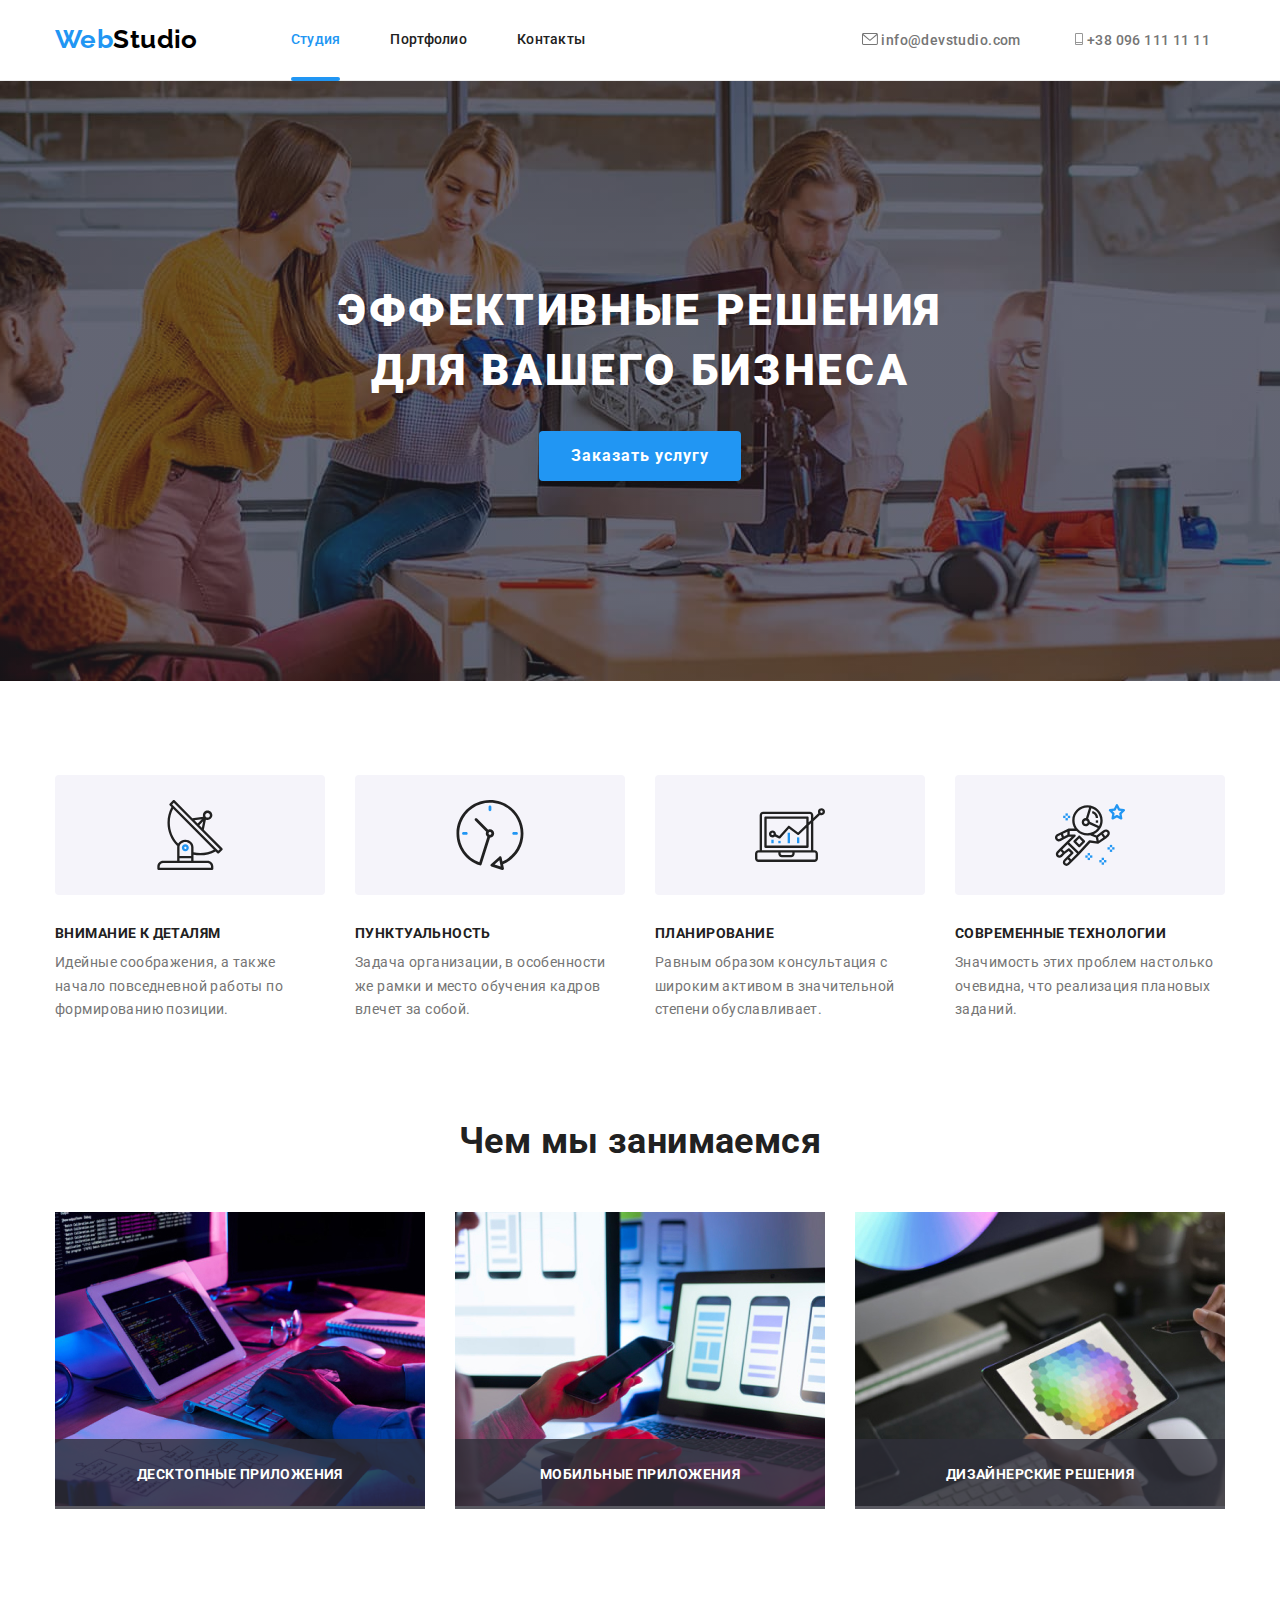
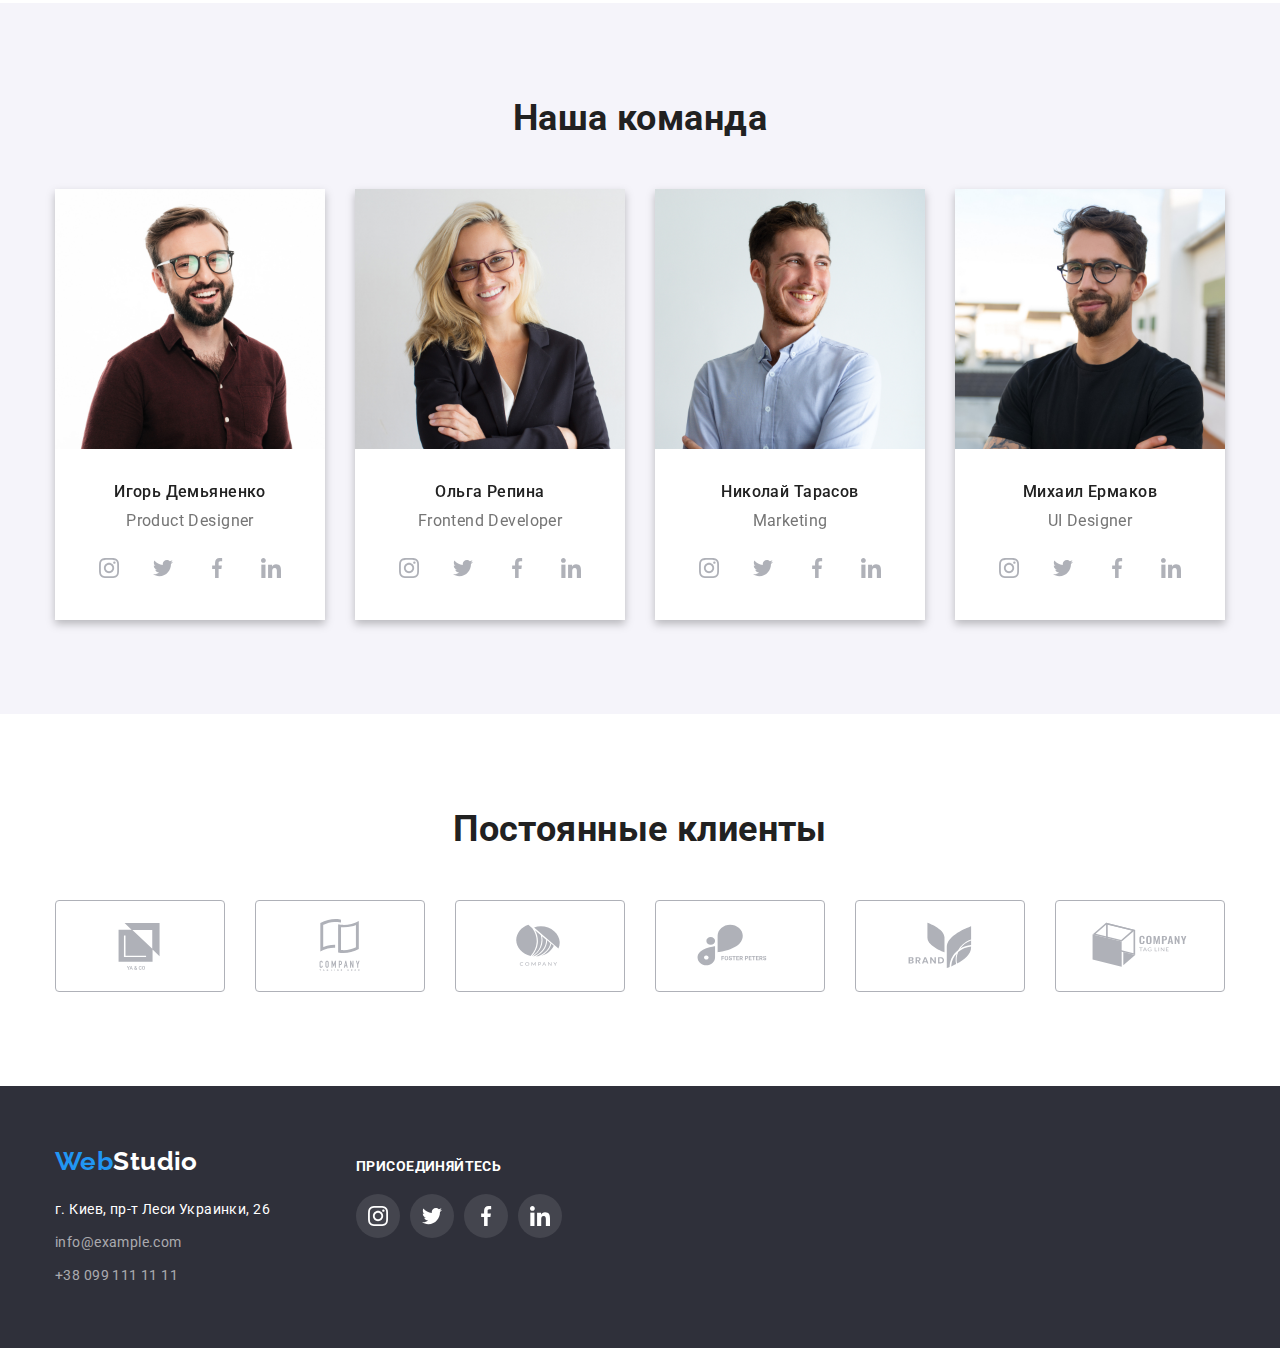
<file: index.html>
<!DOCTYPE html>
<html lang="ru">
<head>
    <meta charset="UTF-8">
    <meta http-equiv="X-UA-Compatible" content="IE=edge">
    <meta name="viewport" content="width=device-width, initial-scale=1.0">
    <link rel="preconnect" href="https://fonts.googleapis.com">
    <link rel="preconnect" href="https://fonts.gstatic.com" crossorigin>
    <link href="https://fonts.googleapis.com/css2?family=Montserrat:wght@400;700&family=Raleway:wght@700&family=Roboto:wght@400;500;700;900&display=swap" rel="stylesheet">
    <title>Студия</title>
    <link rel="stylesheet" href="https://cdnjs.cloudflare.com/ajax/libs/modern-normalize/1.1.0/modern-normalize.min.css" integrity="sha512-wpPYUAdjBVSE4KJnH1VR1HeZfpl1ub8YT/NKx4PuQ5NmX2tKuGu6U/JRp5y+Y8XG2tV+wKQpNHVUX03MfMFn9Q==" crossorigin="anonymous" referrerpolicy="no-referrer" />
    <link href="./CSS/Styles.css" rel="stylesheet" type="text/css">
</head>
<body>

    <header class="header"> 
        <div class="container">
            <nav class="header-nav"> 
                <a class="header-logo link" href="./index.html">
                    <span class="logo-span">Web</span>Studio
                </a>

                <ul class="header-list list">
                    <li class="header-it current"><a href="./index.html" class="header-item curent link" >Студия</a> </li>
                    <li class="header-it"><a href="portfolio.html" class="header-item link">Портфолио</a> </li>
                    <li class="header-it"><a href="#contacts" class="header-item link">Контакты</a> </li>
                </ul>
            </nav>

                <ul class="header-link list"> 
                    <li>
                       
                        <a href="mailto:info@devstudio.com" class="link mail">  
                            <svg class="icon" width="16" height="12">
                            <use class="icon-hager" href="./img/symbol-defs.svg#icon-mail"></use>
                            </svg> info@devstudio.com
                        </a>
                    </li>

                    <li><a href="tel:+380961111111" class="link tel"> 
                        <svg class="icon" width="16" height="12">
                        <use class="icon-hager" href="./img/symbol-defs.svg#icon-tel"></use>
                        </svg>+38 096 111 11 11
                        </a>
                    </li>
                </ul>
        </div>
    </header>
    <main>
        <section class="hero">
                <div class="container">
                
                    <h1 class="hero-h1">Эффективные решения<br> для вашего бизнеса</h1>

                    <button data-modal-open type="button" class="hero-btn"> 
                            Заказать услугу
                    </button>
                    <div class="backdrop is-hidden" data-modal>
                        <div class="modal"> 
                           
                          <baton data-modal-close class="btn-close"> 
                            <svg class="icon-close" width="18" height="18"> 
                                <use href="./img/symbol-defs.svg#icon-close-black-18dp-2-1-1"></use>
                            </svg>
                          </baton>  
                        </div>
                    </div>
                </div>
        </section>

    
        <section class="benefits-section"> 
            <div class="container">   
                <h2 class="visually-hidden">Наши преимущества</h2>
                <ul class="benefiits-list list">
                    <li class="benefits-item"> 
                        <div class="icon-grey">
                            <svg class="benefits-icon">
                            <use href="./img/symbol-defs.svg#icon-antenna" width="70" height="70"></use>
                            </svg>
                        </div>
                        <h3 class="benefits-title">Внимание к деталям</h3> 
                        <p class="benefits-text">Идейные соображения, а также начало повседневной работы по формированию позиции.</p>
                    </li>
                    <li class="benefits-item">
                        <div class="icon-grey">
                            <svg class="benefits-icon">
                            <use href="./img/symbol-defs.svg#icon-clock" width="70" height="70"></use>
                            </svg>
                        </div>
                        <h3 class="benefits-title">Пунктуальность</h3> 
                        <p class="benefits-text">Задача организации, в особенности же рамки и место обучения кадров влечет за собой.</p>
                    </li>
                    <li class="benefits-item"> 
                        <div class="icon-grey">
                            <svg class="benefits-icon">
                            <use href="./img/symbol-defs.svg#icon-diagram" width="70" height="70"></use>
                            </svg>
                        </div>
                        <h3 class="benefits-title">Планирование</h3>
                        <p class="benefits-text">Равным образом консультация с широким активом в значительной степени обуславливает.</p>
                    </li>
                    <li class="benefits-item">
                        <div class="icon-grey">
                            <svg class="benefits-icon">
                            <use href="./img/symbol-defs.svg#icon-astronaut-cosmo" width="70" height="70"></use>
                            </svg>
                        </div>
                        <h3 class="benefits-title">Современные технологии</h3> 
                        <p class="benefits-text">Значимость этих проблем настолько очевидна, что реализация плановых заданий.</p>
                    </li>
                </ul>
            </div>
        </section>
        <section class="pictures-section">
            <div class="container">
                <h2 class="pictures-title title-down">Чем мы занимаемся</h2>
                <ul class="pictures-list list">
                    <li class="benefits-img-fon">
                        <img src="./img/верстка.jpg" class="pictures" alt="делает верстку на компьютере" width="370" /> 
                        <p class="benefits-img-text">Десктопные приложения</p>
                    </li>
                    <li class="benefits-img-fon">
                        <img src="./img/дизайн.jpg" class="pictures" alt="создает дизайн макета" width="370" />
                        <p class="benefits-img-text">Мобильные приложения</p>
                    </li>
                    <li class="benefits-img-fon">
                        <img src="./img/цвета.jpg" class="pictures" alt="выбирает цвета на палитре планшета" width="370" />
                        <p class="benefits-img-text">Дизайнерские решения</p>
                    </li>
                </ul>
            </div>
         </section>
        <section class="team-section">
            <div class="container">
                <h2 class="team-title-list title-down">Наша команда</h2>
                <ul class="team-list list">
                    <li class="team-item"><img src="./img/ИгорьДемьяненко.jpg" class="pictures-team" alt="Игорь Демьяненко проджект менеджер" width="270" />
                        <h3 class="team-title">Игорь Демьяненко</h3>
                        <p class="team-text">Product Designer</p>
                        <ul class="team-soc-list list">
                            <li class="team-icon-item">
                                <a href="" class="team-icon-link link"> 
                                    <svg class="icon-soc" width="20" height="20"> 
                                        <use href="./img/symbol-defs.svg#icon-instagram"></use>
                                    </svg>
                                </a>
                            </li>
                            <li class="team-icon-item">
                                <a href="" class="team-icon-link">
                                    <svg class="icon-soc" width="20" height="20"> 
                                     <use href="./img/symbol-defs.svg#icon-twitter"></use>
                                    </svg>
                                </a>
                            </li>
                            <li class="team-icon-item">
                                <a href="" class="team-icon-link">
                                    <svg class="icon-soc" width="20" height="20"> 
                                        <use href="./img/symbol-defs.svg#icon-facebook"></use>
                                    </svg>
                                </a>
                            </li>
                            <li class="team-icon-item">
                                <a href="" class="team-icon-link">
                                    <svg class="icon-soc" width="20" height="20"> 
                                        <use href="./img/symbol-defs.svg#icon-linkedin"></use>
                                    </svg>
                                </a>
                            </li>
                        </ul>
                    </li>
                    <li class="team-item"><img src="./img/ОльгаРепина.jpg"  class="pictures-team" alt="Ольга Репина Фронтєнд девелопер" width="270" />
                        <h3 class="team-title">Ольга Репина</h3>
                        <p class="team-text">Frontend Developer</p>
                        <ul class="team-soc-list list">
                            <li class="team-icon-item">
                                <a href="" class="team-icon-link link"> 
                                    <svg class="icon-soc" width="20" height="20"> 
                                        <use href="./img/symbol-defs.svg#icon-instagram"></use>
                                    </svg>
                                </a>
                            </li>
                            <li class="team-icon-item">
                                <a href="" class="team-icon-link">
                                    <svg class="icon-soc" width="20" height="20"> 
                                     <use href="./img/symbol-defs.svg#icon-twitter"></use>
                                    </svg>
                                </a>
                            </li>
                            <li class="team-icon-item">
                                <a href="" class="team-icon-link">
                                    <svg class="icon-soc" width="20" height="20"> 
                                        <use href="./img/symbol-defs.svg#icon-facebook"></use>
                                    </svg>
                                </a>
                            </li>
                            <li class="team-icon-item">
                                <a href="" class="team-icon-link">
                                    <svg class="icon-soc" width="20" height="20"> 
                                        <use href="./img/symbol-defs.svg#icon-linkedin"></use>
                                    </svg>
                                </a>
                            </li>
                        </ul>
                    </li>
                    <li class="team-item"><img src="./img/НиколайТарасов.jpg" class="pictures-team" alt="Николай Тарасов маркетолог" width="270" />
                        <h3 class="team-title">Николай Тарасов</h3>
                        <p class="team-text">Marketing</p>
                        <ul class="team-soc-list list">
                            <li class="team-icon-item">
                                <a href="" class="team-icon-link link"> 
                                    <svg class="icon-soc" width="20" height="20"> 
                                        <use href="./img/symbol-defs.svg#icon-instagram"></use>
                                    </svg>
                                </a>
                            </li>
                            <li class="team-icon-item">
                                <a href="" class="team-icon-link">
                                    <svg class="icon-soc" width="20" height="20"> 
                                     <use href="./img/symbol-defs.svg#icon-twitter"></use>
                                    </svg>
                                </a>
                            </li>
                            <li class="team-icon-item">
                                <a href="" class="team-icon-link">
                                    <svg class="icon-soc" width="20" height="20"> 
                                        <use href="./img/symbol-defs.svg#icon-facebook"></use>
                                    </svg>
                                </a>
                            </li>
                            <li class="team-icon-item">
                                <a href="" class="team-icon-link">
                                    <svg class="icon-soc" width="20" height="20"> 
                                        <use href="./img/symbol-defs.svg#icon-linkedin"></use>
                                    </svg>
                                </a>
                            </li>
                        </ul>
                    </li>
                    <li class="team-item"><img src="./img/Михаил.jpg" class="pictures-team" alt="Михаил Ермаков дизайнер" width="270" />
                        <h3 class="team-title">Михаил Ермаков</h3>
                        <p class="team-text">UI Designer</p>
                        <ul class="team-soc-list list">
                            <li class="team-icon-item">
                                <a href="" class="team-icon-link link"> 
                                    <svg class="icon-soc" width="20" height="20"> 
                                        <use href="./img/symbol-defs.svg#icon-instagram"></use>
                                    </svg>
                                </a>
                            </li>
                            <li class="team-icon-item">
                                <a href="" class="team-icon-link">
                                    <svg class="icon-soc" width="20" height="20"> 
                                     <use href="./img/symbol-defs.svg#icon-twitter"></use>
                                    </svg>
                                </a>
                            </li>
                            <li class="team-icon-item">
                                <a href="" class="team-icon-link">
                                    <svg class="icon-soc" width="20" height="20"> 
                                        <use href="./img/symbol-defs.svg#icon-facebook"></use>
                                    </svg>
                                </a>
                            </li>
                            <li class="team-icon-item">
                                <a href="" class="team-icon-link">
                                    <svg class="icon-soc" width="20" height="20"> 
                                        <use href="./img/symbol-defs.svg#icon-linkedin"></use>
                                    </svg>
                                </a>
                            </li>
                        </ul>
                    </li>
                </ul>
            </div>
        </section>

        <section class="clients">
            <h2 class="clients-title title-down">Постоянные клиенты</h2>
            <ul class="clients-icon-list list">
                <li class="clients-icon-item">
                    <a href="" class="clients-icon-link link">
                        <svg class="icon-clients" width="160" height="60"> 
                            <use href="./img/symbol-defs.svg#icon-Logologo1"></use>
                        </svg>
                    </a>
                </li>
                <li class="clients-icon-item">
                    <a href="" class="clients-icon-link link">
                        <svg class="icon-clients" width="160" height="60"> 
                            <use href="./img/symbol-defs.svg#icon-Logologo2"></use>
                        </svg>
                    </a>
                </li>
                <li class="clients-icon-item">
                    <a href="" class="clients-icon-link link">
                        <svg class="icon-clients" width="160" height="60"> 
                            <use href="./img/symbol-defs.svg#icon-Logologo3"></use>
                        </svg>
                    </a>
                </li>
                <li class="clients-icon-item">
                    <a href="" class="clients-icon-link">
                        <svg class="icon-clients link" width="160" height="60"> 
                            <use href="./img/symbol-defs.svg#icon-Logologo4"></use>
                        </svg>
                    </a>
                </li>
                <li class="clients-icon-item">
                    <a href="" class="clients-icon-link link">
                        <svg class="icon-clients" width="160" height="60"> 
                            <use href="./img/symbol-defs.svg#icon-Logologo5"></use>
                        </svg>
                    </a>
                </li>
                <li class="clients-icon-item">
                    <a href="" class="clients-icon-link link">
                        <svg class="icon-clients" width="160" height="60"> 
                            <use href="./img/symbol-defs.svg#icon-Logologo6"></use>
                        </svg>
                    </a>
                </li>
            </ul>
        </section>

    </main>
    
    <footer class="footer">
        <div class="container">
            <div class="f-contact">
                <a href="/" class="footer-logo link"><span class="logo-span">Web</span>Studio </a>
                <address id="contacts">
                    <ul class="footer-list list">
                        <li class="footer-item"><p class="footer-address">г. Киев, пр-т Леси Украинки, 26</p></li>
                        <li class="footer-item"><a href="mailtoo:info@example.com" class="footer-mail link">info@example.com</a></li>
                        <li><a href="tel:+380991111111" class="fotter-tel link">+38 099 111 11 11</a></li>
                    </ul>
                </address>
            </div>
            <div class="f-icon">
                <h2 class="footer-title">присоединяйтесь</h2>
                <ul class="footer-soc-list list">
                    <li class="footer-icon-item">
                        <a href="" class="footer-icon-link link"> 
                            <svg class="footer-icon-soc" width="20" height="20"> 
                                <use href="./img/symbol-defs.svg#icon-instagram"></use>
                            </svg>
                        </a>
                    </li>
                    <li class="footer-icon-item">
                        <a href="" class="footer-icon-link">
                            <svg class="footer-icon-soc" width="20" height="20"> 
                             <use href="./img/symbol-defs.svg#icon-twitter"></use>
                            </svg>
                        </a>
                    </li>
                    <li class="footer-icon-item">
                        <a href="" class="footer-icon-link">
                            <svg class="footer-icon-soc" width="20" height="20"> 
                                <use href="./img/symbol-defs.svg#icon-facebook"></use>
                            </svg>
                        </a>
                    </li>
                    <li class="footer-icon-item">
                        <a href="" class="footer-icon-link">
                            <svg class="footer-icon-soc" width="20" height="20"> 
                                <use href="./img/symbol-defs.svg#icon-linkedin"></use>
                            </svg>
                        </a>
                    </li>
                </ul>
            
           
            </div>
        </div>

    </footer>
        
   


    <script src="./js/modal.js"></script>
</body>
</html>
</file>
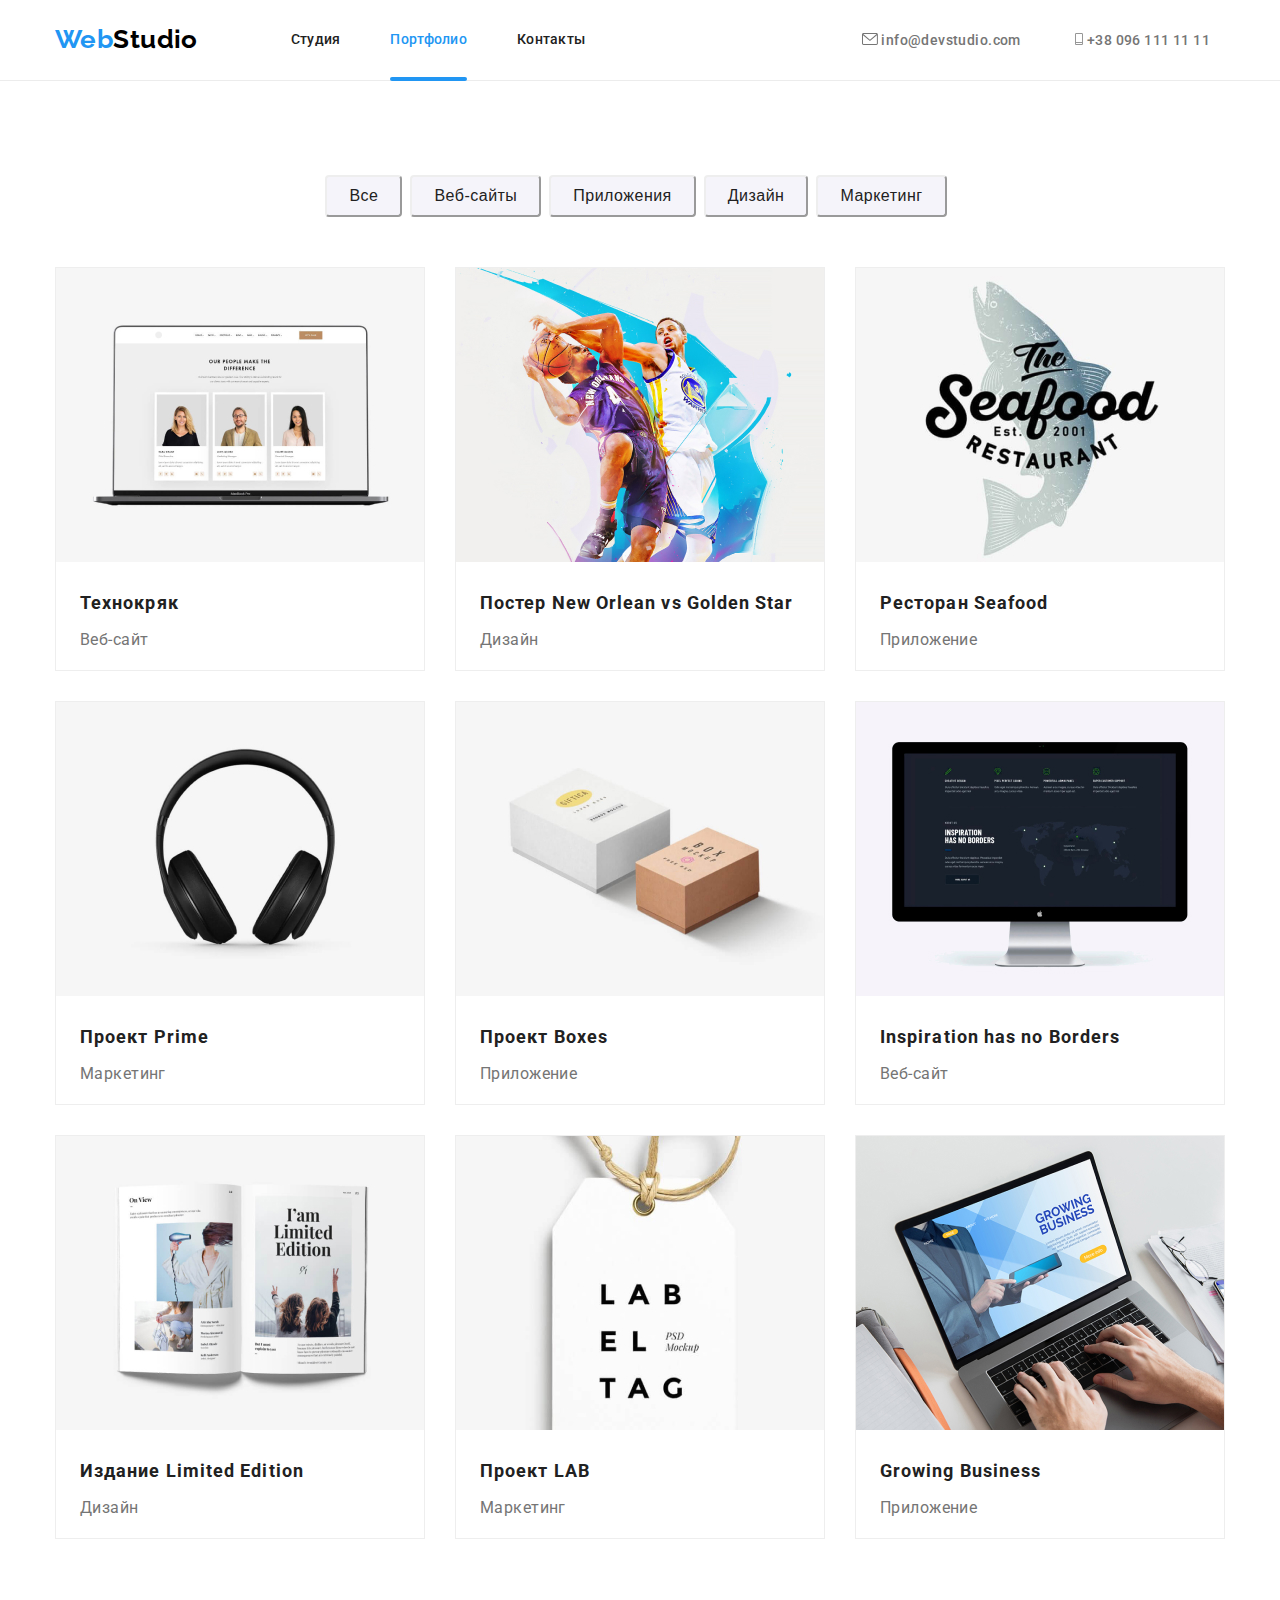
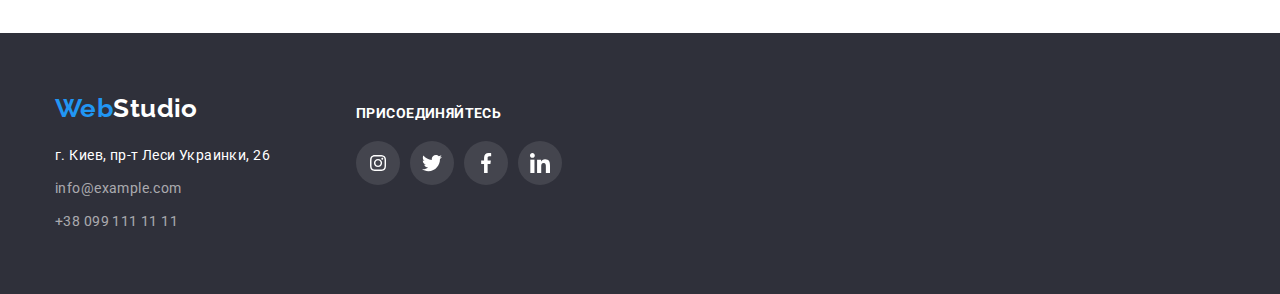
<file: portfolio.html>
<!DOCTYPE html>
<html lang="ru">
<head>
    <meta charset="UTF-8">
    <meta http-equiv="X-UA-Compatible" content="IE=edge">
    <meta name="viewport" content="width=device-width, initial-scale=1.0">
    <link rel="preconnect" href="https://fonts.googleapis.com">
    <link rel="preconnect" href="https://fonts.gstatic.com" crossorigin>
    <link href="https://fonts.googleapis.com/css2?family=Montserrat:wght@400;700&family=Raleway:wght@700&family=Roboto:wght@400;500;700;900&display=swap" rel="stylesheet">
    <title>Студия</title>
    <link rel="stylesheet" href="https://cdnjs.cloudflare.com/ajax/libs/modern-normalize/1.1.0/modern-normalize.min.css" integrity="sha512-wpPYUAdjBVSE4KJnH1VR1HeZfpl1ub8YT/NKx4PuQ5NmX2tKuGu6U/JRp5y+Y8XG2tV+wKQpNHVUX03MfMFn9Q==" crossorigin="anonymous" referrerpolicy="no-referrer" />
    <link href="./CSS/Styles.css" rel="stylesheet" type="text/css">
</head>
<body>

    <header class="header"> 
        <div class="container">
            <nav class="header-nav"> 
                <a class="header-logo link" href="./index.html">
                    <span class="logo-span">Web</span>Studio
                </a>

                <ul class="header-list list">
                    <li class="header-it "><a href="./index.html" class="header-item link" >Студия</a> </li>
                    <li class="header-it current"><a href="./portfolio.html" class="header-item curent link">Портфолио</a> </li>
                    <li class="header-it"><a href="#contacts" class="header-item link">Контакты</a> </li>
                </ul>
            </nav>

            <ul class="header-link list"> 
                <li>
                   
                    <a href="mailto:info@devstudio.com" class="link mail">  
                        <svg class="icon" width="16" height="12">
                        <use class="icon-hager" href="./img/symbol-defs.svg#icon-mail"></use>
                        </svg> info@devstudio.com
                    </a>
                </li>

                <li><a href="tel:+380961111111" class="link tel"> 
                    <svg class="icon" width="16" height="12">
                    <use class="icon-hager" href="./img/symbol-defs.svg#icon-tel"></use>
                    </svg>+38 096 111 11 11
                    </a>
                </li>
            </ul>
        </div>
       
    </header>

    <main>
        

        <section class="work">
            <div class="container">
                <ul class="filtr-list list">
                    <li сlass="filtr-item"><button type="button" class="filtr-btn"> Все </button></li>
                    <li сlass="filtr-item "><button type="button" class="filtr-btn"> Веб-сайты </button></li>
                    <li сlass="filtr-item"><button type="button" class="filtr-btn"> Приложения </button></li>
                    <li сlass="filtr-item"><button type="button" class="filtr-btn"> Дизайн </button></li>
                    <li сlass="filtr-item"><button type="button" class="filtr-btn"> Маркетинг </button></li>
                </ul>
            </div>

        
            <h1 class="visually-hidden" >Примеры работ</h1>

            <div class="container">
                
                <ul class="work-list list">
                    <li class="work-item"> 
                        <a href=" " class="work-link link">
                        <div class="work-down">
                            <img src="./img/портфолио/технокряк.jpg" alt="веб-сайт на компьютере" width="370" height="294" />
                             <p class="work-two-text"> Ресурс предлагает комплексные предложения с разным уровнем функционала и сервисов. Все это позволит посетителю получить исчерпывающие сведения о компании или частном лице.</p>
                        </div>
                        <div class="work-paragraf">
                            <h2 class="work-title">Технокряк</h2>
                            <p class="work-text">Веб-сайт</p>
                        </div> 
                        </a>
                    </li>

                    <li class="work-item">
                        <a href=" " class="work-link link">
                        <div class="work-down">
                            <img src="./img/портфолио/постер.jpg" alt="постер с изображением баскетболистов" width="370" height="294" />
                            <p class="work-two-text"> Ресурс предлагает комплексные предложения с разным уровнем функционала и сервисов. Все это позволит посетителю получить исчерпывающие сведения о компании или частном лице.</p>
                        </div>
                        <div class="work-paragraf">
                            <h2 class="work-title">Постер New Orlean vs Golden Star</h2>
                            <p class="work-text">Дизайн</p> 
                        </div>
                        </a>
                    </li>

                    <li class="work-item">
                        <a href=" " class="work-link link">
                        <div class="work-down">
                        <img src="./img/портфолио/seafood.jpg" alt="логотип ресторана" width="370" height="294" />
                        <p class="work-two-text"> Ресурс предлагает комплексные предложения с разным уровнем функционала и сервисов. Все это позволит посетителю получить исчерпывающие сведения о компании или частном лице.</p>
                        </div>
                        <div class="work-paragraf"> 
                            <h2 class="work-title">Ресторан Seafood</h2>
                            <p class="work-text">Приложение</p>
                        </div> 
                         </a>
                    </li>
                    
                    <li class="work-item">
                        <a href=" " class="work-link link">
                        <div class="work-down">
                            <img src="./img/портфолио/prime.jpg" alt="" width="370" height="294" />
                            <p class="work-two-text"> Ресурс предлагает комплексные предложения с разным уровнем функционала и сервисов. Все это позволит посетителю получить исчерпывающие сведения о компании или частном лице.</p>
                       </div>
                        <div class="work-paragraf"> 
                            <h2 class="work-title">Проект Prime</h2>
                            <p class="work-text">Маркетинг</p>
                        </div>
                        </a>
                    </li>
                    
                    <li class="work-item">
                        <a href=" " class="work-link link">
                        <div class="work-down">
                            <img src="./img/портфолио/box.jpg" alt="две коробки с натписью" width="370" height="294" />
                            <p class="work-two-text"> Ресурс предлагает комплексные предложения с разным уровнем функционала и сервисов. Все это позволит посетителю получить исчерпывающие сведения о компании или частном лице.</p>
                       </div>
                        <div class="work-paragraf">
                            <h2 class="work-title">Проект Boxes</h2>
                            <p class="work-text">Приложение</p>
                        </div>
                        </a>
                    </li>
                    
                    <li class="work-item">
                        <a href=" " class="work-link link">
                        <div class="work-down">
                            <img src="./img/портфолио/borders.jpg" alt="компьютер" width="370" height="294" />
                            <p class="work-two-text"> Ресурс предлагает комплексные предложения с разным уровнем функционала и сервисов. Все это позволит посетителю получить исчерпывающие сведения о компании или частном лице.</p>
                        </div>
                        <div class="work-paragraf"> 
                            <h2 class="work-title">Inspiration has no Borders</h2>
                            <p class="work-text">Веб-сайт</p>
                        </div>
                        </a>
                    </li>
                    
                    <li class="work-item">
                        <a href=" " class="work-link link">
                        <div class="work-down">
                        <img src="./img/портфолио/limited-ediction.jpg" alt="журнал Limited Edition" width="370" height="294" />
                        <p class="work-two-text"> Ресурс предлагает комплексные предложения с разным уровнем функционала и сервисов. Все это позволит посетителю получить исчерпывающие сведения о компании или частном лице.</p>
                        </div>
                        <div class="work-paragraf">
                            <h2 class="work-title">Издание Limited Edition</h2>
                            <p class="work-text">Дизайн</p>
                        </div>
                        </a>
                    </li>
                    
                    <li class="work-item">
                        <a href=" " class="work-link link">
                        <div class="work-down">
                            <img src="./img/портфолио/lab.jpg" alt="ярлык с логотипом" width="370" height="294" />
                            <p class="work-two-text"> Ресурс предлагает комплексные предложения с разным уровнем функционала и сервисов. Все это позволит посетителю получить исчерпывающие сведения о компании или частном лице.</p>
                        </div>
                        <div class="work-paragraf">
                            <h2 class="work-title">Проект LAB</h2>
                            <p class="work-text">Маркетинг</p>
                        </div>
                        </a>
                    </li>
                    
                    <li class="work-item">
                        <a href=" " class="work-link link">
                        <div class="work-down">
                            <img src="./img/портфолио/groving.jpg" alt="открытый ноутбук" width="370" height="294" />
                            <p class="work-two-text"> Ресурс предлагает комплексные предложения с разным уровнем функционала и сервисов. Все это позволит посетителю получить исчерпывающие сведения о компании или частном лице.</p>
                        </div>
                        <div class="work-paragraf">
                            <h2 class="work-title">Growing Business</h2>
                            <p class="work-text">Приложение</p>
                        </div>
                        </a>
                    </li>
                </ul>
            </div>
       </section>
    </main>

    <footer class="footer">
        <div class="container">
            <div class="f-contact">
                <a href="/" class="footer-logo link"><span class="logo-span">Web</span>Studio </a>
                <address id="contacts">
                    <ul class="footer-list list">
                        <li class="footer-item"><p class="footer-address">г. Киев, пр-т Леси Украинки, 26</p></li>
                        <li class="footer-item"><a href="mailtoo:info@example.com" class="footer-mail link">info@example.com</a></li>
                        <li><a href="tel:+380991111111" class="fotter-tel link">+38 099 111 11 11</a></li>
                    </ul>
                </address>
            </div>
            <div class="f-icon">
                <h2 class="footer-title">присоединяйтесь</h2>
                <ul class="footer-soc-list list">
                    <li class="footer-icon-item">
                        <a href="" class="footer-icon-link link"> 
                            <svg class="footer-icon-soc" width="20" height="16"> 
                                <use href="./img/symbol-defs.svg#icon-instagram"></use>
                            </svg>
                        </a>
                    </li>
                    <li class="footer-icon-item">
                        <a href="" class="footer-icon-link">
                            <svg class="footer-icon-soc" width="20" height="20"> 
                             <use href="./img/symbol-defs.svg#icon-twitter"></use>
                            </svg>
                        </a>
                    </li>
                    <li class="footer-icon-item">
                        <a href="" class="footer-icon-link">
                            <svg class="footer-icon-soc" width="20" height="20"> 
                                <use href="./img/symbol-defs.svg#icon-facebook"></use>
                            </svg>
                        </a>
                    </li>
                    <li class="footer-icon-item">
                        <a href="" class="footer-icon-link">
                            <svg class="footer-icon-soc" width="20" height="20"> 
                                <use href="./img/symbol-defs.svg#icon-linkedin"></use>
                            </svg>
                        </a>
                    </li>
                </ul>
            
           
            </div>
        </div>

    </footer>
        
       

</body>
</html>
</file>
<file: CSS/Styles.css>
:root {
--accent-color: #2196F3;
--title-color: #212121;
--light-color: #FFFFFF;
--text-color: #757575;
--body-color: #E5E5E5;
--footer-color:#2F303A; 
--typical-margin: 94px;
}
* {
    margin: 0px;
    padding: 0px;
    box-sizing: border-box;
}

.container {
    width: 1200px;
    margin: 0 auto;
    padding-left: 15px;
    padding-right: 15px;
}

body {
    font-family: 'Roboto', sans-serif;
    background-color:var(--light-color);
    font-size: 14px;
    letter-spacing: 0.03em;
} 
.link {
    text-decoration: none;
} 
.list {
    list-style: none;
}
.current a {
    color: var(--accent-color);
}

/*------------HEDER------------*/

.header {
    background-color: var(--light-color);
    border-bottom: 1px solid #ECECEC;
}
.header .container {
  display: flex;   
}

.header-nav {
    display: flex;
    align-items: center;
    padding-top: 24px;
    padding-bottom: 25px;
}

.header-logo {

    font-family:'Raleway', sans-serif;
    font-weight: 700;
    font-size: 26px;
    line-height: 1.19;
    color: black;
  
}
.logo-span {
    color:var(--accent-color);
}
.header-list {
    display: flex;
    margin-left: 93px;
   
}
.header-it:not(:last-child) {
    margin-right: 50px;
}
.header-item {
    font-weight: 500;
    line-height: 1.14;
    letter-spacing: 0.02em;
    color: var(--title-color);
    transition: color 250ms ease;
    position: relative;
}
.header-item.curent::after {
    content:'';
    position: absolute;
    width: 100%;
    height: 4px;
    background-color: var(--accent-color);
    border-radius: 2px;
    left: 0;
    bottom: -34px;
}
.header-link {
    margin-left: auto;
    display: flex;
    padding-top: 32px;
    margin-right: 15px;
   
}

.mail {
    margin-right: 50px;

}
.tel, .mail {
    font-weight: 500;
    color:var(--text-color);
    transition: color 250ms ease;
}
.icon-hager {
   fill: currentColor;
}

.header-item:hover, .mail:hover, .header-item:focus, .mail:focus, .tel:hover,.tel:focus {
    color: var(--accent-color);
    fill: var(--accent-color);
}


/*----------------HERO---------------*/
.hero {
  background-color: var(--footer-color);
  background-image: linear-gradient(to right, rgba(47, 48, 58, 0.4), rgba(47, 48, 58, 0.4)), url(../img/hero.jpg);
  max-width: 1600 px;
  height: 600 px;
  background-size: cover;
  background-position: center;
  margin-left: auto;
  margin-right: auto; 
}
.hero .container{

    padding-top: 200px;
    padding-bottom: 200px;
  
}
.hero-h1 {
    font-family: 'Roboto';
    font-weight: 900;
    font-size: 44px;
    line-height: 1.36;

    text-align: center;
    letter-spacing: 0.06em;
    text-transform: uppercase;
    color: var(--light-color);
    margin-bottom: 30px;
    

}

.hero-btn {
    font-family: Roboto;
    font-weight: 700;
    font-size: 16px;
    line-height: 1.875;
    
    display: block;
    align-items: center;
    text-align: center;
    letter-spacing: 0.06em;
    background-color: var(--accent-color);
    color: var(--light-color);
    margin-top: 30px;
    margin: 0px auto;
   padding: 10px 32px;
   display: flex;
   box-shadow: 0px 4px 4px rgba(0, 0, 0, 0.15);
   border-radius: 4px; 
   border: none;
}

.hero-btn:hover, .hero-btn:focus {
    color: #8b8a8a;
    background-color: #0e7bd4;
}
.backdrop {
    width: 100%;
    height: 100%;
    position: fixed;
    background-color: rgba(0, 0, 0, 0.2);;
    top: 0;
    left: 0;
    transition: opacity 300ms, visibility 300ms;
}

.modal {
    width: 528px;
    min-height: 521px;
    background-color: #ffffff;
    box-shadow: 0px 1px 3px rgba(0, 0, 0, 0.12), 0px 1px 1px rgba(0, 0, 0, 0.14), 0px 2px 1px rgba(0, 0, 0, 0.2);
    border-radius: 4px;
    position: absolute;
    top: 50%;
    left: 50%;
    transform: translate(-50%, -50%) scale(1) rotate(0deg);
    transition: transform 300ms;
}

.btn-close {
    width: 30px;
    height: 30px;
    border-radius: 50%;
    background-color: transparent;
    border: 1px solid rgba(0, 0, 0, 0.1);
    position: absolute;
    top: 8px;
    right: 8px;
    justify-content: center;
    align-items: center;
    display: flex; 
}

.is-hidden {
    visibility: hidden;
    opacity: 0;
    pointer-events: none;
}

.backdrop.is-hidden .modal {
    transform: translate(0) scale(0) rotate(90deg);
}

/*-----BENEFITS-----*/

.visually-hidden {
    position: absolute;
    white-space: nowrap;
    width: 1px;
    height: 1px;
    overflow: hidden;
    border: 0;
    padding: 0;
    clip: rect(0 0 0 0);
    clip-path: inset(50%);
    margin: -1px;
}


.benefits-section {
    padding-top: 94px;
    padding-bottom: 47px;
}

.benefiits-list {
    display: flex;   
}

.benefits-item:not(:last-child) {
    margin-right: 30px;
    
}   
.benefits-icon {
    width: 70px;    
    height: 70px; 
   
}
.icon-grey {
    width: 270px;    
    height: 120px;
    border-radius: 4px;
    margin-bottom: 30px;
    background-color: #F5F4FA;
    display: flex;
    justify-content: center;
    align-items: center;
}
.benefits-item {
    width: 270px;    
    height: 251px;
}
.benefits-title {
    font-size: 14px;
    line-height: 16px;
    text-transform: uppercase;
    color: var(--title-color);
    padding-bottom: 10px;
}

.benefits-text {
    line-height: 1.71;
    color: var(--text-color);
}
.benefits-img-fon {
    position: relative;
    bottom: 0;

}

.benefits-img-text {
    position: absolute;
    font-weight: 700;
    font-size: 14px;
    line-height: 16px;
    text-align: center;
    letter-spacing: 0.03em;
    text-transform: uppercase;
    background-color: rgba(47, 48, 58, 0.8);
    width: 370px;
    height: 70px;
    transform: translateY(-100%);
    color: #FFFFFF;
    justify-content: center;
    align-items: center;
    display: flex;
}

/*-----PICTURES-----*/
.pictures-section {
    padding-top: 47px;
    padding-bottom: 94px;
}
.pictures-title {
    margin-bottom: 50px;
}
.title-down {
    font-weight: 700;
    font-size: 36px;
    line-height: 1.17;
    text-align: center;
    color: var(--title-color);
}
.pictures-list{
    display: flex;
}
.pictures  {
  margin-right: 30px;  

}

/*-----TEAM-----*/
.team-section {
   background-color: #F5F4FA;   
   padding-top: 94px;
   padding-bottom: 94px;
}
.team-title-list {
    margin-bottom: 50px;
}

.team-title {
    font-weight: 500;
    font-size: 16px;
    line-height: 1.19;
    text-align: center;
    color: var(--title-color);
    padding-top: 30px;
    padding-bottom: 10px;

    
}
.team-list {
    display: flex;

}

.team-text {
    font-size: 16px;
    line-height: 1.19;
    text-align: center;
    color: var(--text-color);
    padding-bottom: 16px;
}

.team-item {
    background-color: var(--light-color);
    filter: drop-shadow(0px 4px 4px rgba(0, 0, 0, 0.25));
}

.team-item:not(:last-child) {
    margin-right: 30px;
}
.team-soc-list {
    display: flex;
    justify-content: center;

}
.team-icon-item {
    width: 44px;
    height: 44px;
    margin-right: 10px;
    margin-bottom: 30px;
}
.team-icon-item:last-child {
    margin-right: 0;
}
.team-icon-link {
    width: 100%;
    height: 100%;
    background-color: #FFFFFF;
    border-radius: 50%;
    display: flex;
    justify-content: center;
    align-items: center;
    transition: background-color 250ms ease;
}
.team-icon-link:hover, .team-icon-link:focus {
    background-color:var(--accent-color);
}
.team-icon-link:hover .icon-soc,
.team-icon-link:focus .icon-soc {
    fill: #FFFFFF;
}
.icon-soc {
    fill: #AFB1B8;
    transition: fill 250ms ease;
 }

/* -----------CLIENTS----------- */

.clients {
    padding-top: 94px;
    padding-bottom: 94px;
}
.clients-title {
    margin-bottom: 50px;
}
.clients-icon-list {
    display: flex;
    justify-content: center;
}
.clients-icon-item {
    width: 170px;
    height: 92px;
    margin-right: 30px;
    
}
.clients-icon-item:last-child {
    margin-right: 0;
}

.clients-icon-link {
    width: 100%;
    height: 100%;
    align-items: center;
    justify-content: center;
    display: flex;
    border: 1px solid #AFB1B8;
    border-radius: 4px;
    transition: border-color 250ms ease;

    
}
.icon-clients {
    fill: #AFB1B8;
    transition: fill 250ms ease;
}

.clients-icon-link:hover, .clients-icon-link:focus {
    border-color:var(--accent-color);
}
.clients-icon-link:hover .icon-clients, 
.clients-icon-link:focus .icon-clients {
    fill: var(--accent-color);
}

/*-----FOOTER-----*/
.footer {
    background-color: var(--footer-color);
    padding-top: 60px;
    padding-bottom: 60px;  
}

.footer {
    font-style: normal;
    font-weight: 400;
    font-size: 14px;
    line-height: 1.71;
    letter-spacing: 0.03em;
}
.footer .container {
    display: flex;
}
.footer-logo {
    font-family:'Raleway', sans-serif;
    font-weight: 700;
    font-size: 26px;
    line-height: 1.19;
    color: var(--light-color);
}
.logo-span {
    color: var(--accent-color);
} 
    
.footer-address {
  
    color: var(--light-color);
    font-style: normal;
}

.footer-mail{
    color: rgba(255, 255, 255, 0.6);
    font-style: normal;
    transition: color 250ms ease;
}
.fotter-tel{
    color: rgba(255, 255, 255, 0.6);
    font-style: normal;
    transition: color 250ms ease;
}
.footer-mail:hover, .footer-mail:focus, .fotter-tel:hover, .fotter-tel:focus{
    color: var(--accent-color);
}
.footer-list {
    width: 231px;
    padding-top: 20px;
}
.footer-item {
    padding-bottom: 9px;
}

.footer-title {
    font-family: 'Roboto';
    font-style: normal;
    font-weight: 700;
    font-size: 14px;
    line-height: 16px;
    letter-spacing: 0.03em;
    text-transform: uppercase;
    color: #FFFFFF;
    margin-bottom: 20px;
    margin-top: 12px;

}
.f-icon {
    margin-left: 70px;
}

.footer-soc-list {
    display: flex;
}
.footer-icon-item {
    width: 44px;
    height: 44px;
    margin-right: 10px; 
}
.footer-icon-link:last-child {
    margin-right: 0;
}
.footer-icon-link:first-child {
    margin-left: 0;
}

.footer-icon-link {
    width: 100%;
    height: 100%;
    border-radius: 50%;
    background-color: rgba(255, 255, 255, 0.1);
    display: flex;
    justify-content: center;
    align-items: center;
    transition: background-color 250ms ease;
}
.footer-icon-soc {
    fill: #FFFFFF;
}

.footer-icon-link:hover, .footer-icon-link:focus {
    background-color: var(--accent-color);
}



/*----------------------PORTFOLIO-------------------*/

.filtr-list {
    display: flex;
    justify-content: center;
    margin-bottom: 50px;
}

.filtr-btn {
    font-weight: 500;
    font-size: 16px;
    line-height: 1.6;
    text-align: center;
    letter-spacing: 0.03em;
    background-color: #F5F4FA;
    border-radius: 4px;
    border-color:currentColor;
    color: var(--title-color);
    margin-right: 8px;
    padding: 6px 22px;
    transition: background-color, color, box-shadow, border-color, 250ms ease;
    
}
.filtr-btn:hover, .filtr-btn:focus {
    background-color: var(--accent-color);
    color:var(--light-color);
    border-color:var(--accent-color);
    box-shadow: 0px 3px 1px rgba(0, 0, 0, 0.1), 0px 1px 2px rgba(0, 0, 0, 0.08), 0px 2px 2px rgba(0, 0, 0, 0.12);
}

/*--------------------PORTFOLIO--WORK----------------*/

 .work {
    padding-bottom: 94px;
    padding-top: 94px;
}   
.work-list {
    display: flex;
    flex-wrap: wrap;
}

.work-item {
    width: 370px;
    height: 404px;
    margin-right: 30px;
    margin-bottom: 30px;
    border: 1px solid #EEEEEE;
    transition: box-shadow 250ms ease;
   
}

.work-item:nth-child(3n) {
    margin-right: 0;
}
.work-item:nth-last-child(-n+3) {
    margin-bottom: 0;
}

.work-paragraf {
    padding-top: 20px;
    padding-right: 24px;
    padding-bottom: 20px;
    padding-left: 24px;
}
.work-title {
    font-size: 18px;
    line-height: 2;
    letter-spacing: 0.06em;
    color: var(--title-color);
    padding-bottom: 4px;
}
.work-text {
    font-size: 16px;
    line-height: 1.88;
    color: var(--text-color);
}
.work-link {
    width: 100%;
    height: 100%;
}
.work-item:hover,
.work-item:focus {
    box-shadow: 0px 1px 1px rgba(0, 0, 0, 0.12), 0px 4px 4px rgba(0, 0, 0, 0.06), 1px 4px 6px rgba(0, 0, 0, 0.16);
}

.work-two-text {
    position: absolute;
    color: #FFFFFF;
    top: 0px;
    padding: 63px 24px;
    background-color:rgba(33, 150, 243, 0.9);
    font-size: 18px;
    line-height: 28px;
    height: 100%;
    transform: translateY(100%);
    transition: transform 250ms;
}
.work-down {
    position: relative;
    overflow: hidden;
}

.work-item:hover .work-two-text {
    transform: translateY(0%);
    
    
}
</file>
